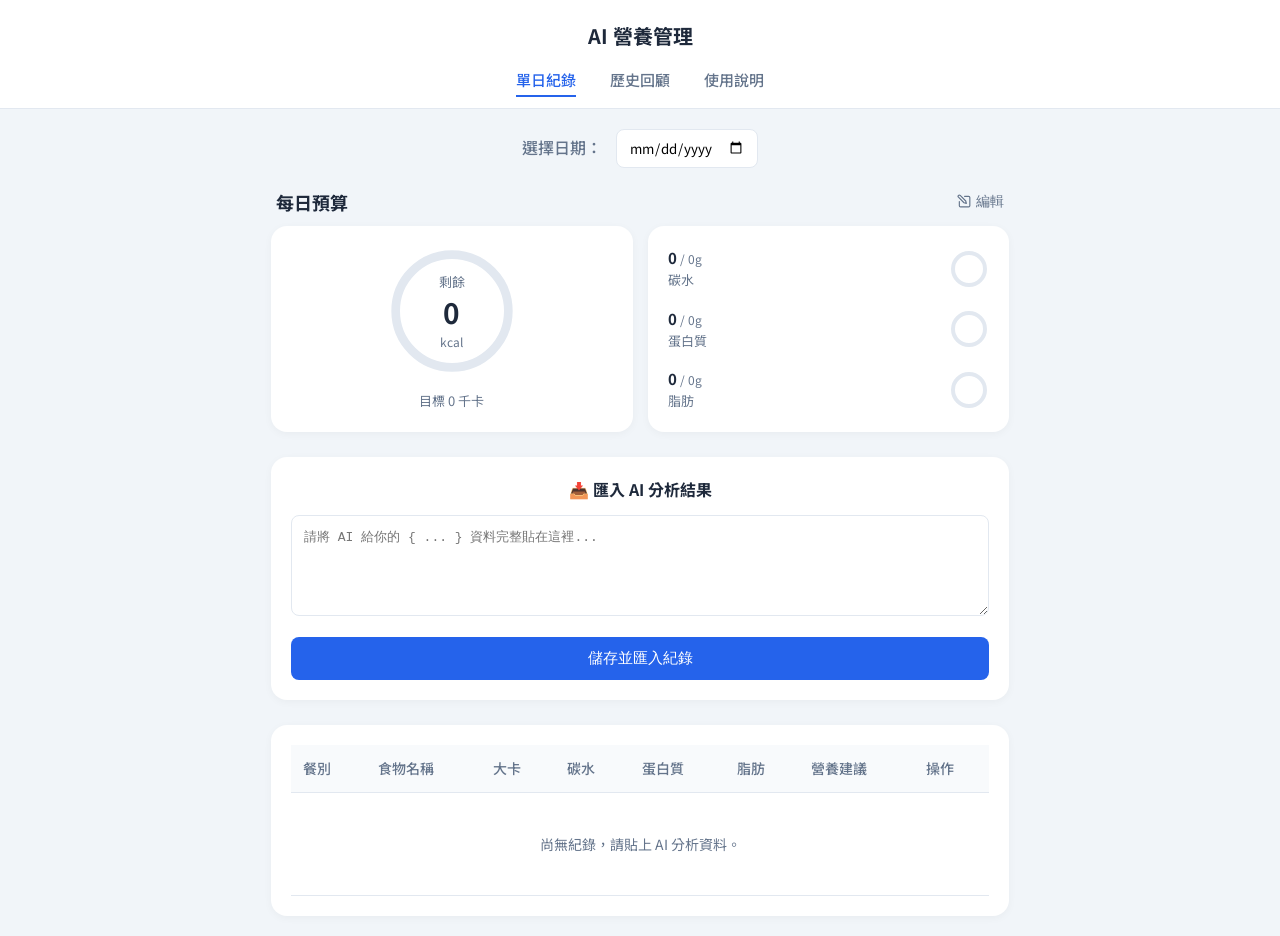
<file: index.html>
<!DOCTYPE html>
<html lang="zh-TW">
<head>
    <meta charset="UTF-8">
    <meta name="viewport" content="width=device-width, initial-scale=1.0">
    <title>AI 營養管理</title>
    <link rel="stylesheet" href="css/style.css">
    <link href="https://fonts.googleapis.com/css2?family=Noto+Sans+TC:wght@400;500;700&display=swap" rel="stylesheet">
</head>
<body>

    <header class="header">
        <h1>AI 營養管理</h1>
        <nav>
            <a href="index.html" class="active">單日紀錄</a>
            <a href="history.html">歷史回顧</a>
            <a href="guide.html">使用說明</a>
        </nav>

    </header>

    <main class="container">
        
        <div class="date-selector">
            <label for="record-date">選擇日期：</label>
            <input type="date" id="record-date">
        </div>

        <section class="dashboard-section">
            <div class="dash-header">
                <h2>每日預算</h2>
                <button id="edit-goal-btn" class="edit-btn">
                    <!-- 圖示已縮小為 14x14 -->
                    <svg xmlns="http://www.w3.org/2000/svg" width="14" height="14" viewBox="0 0 24 24" fill="none" stroke="currentColor" stroke-width="2" stroke-linecap="round" stroke-linejoin="round">
                        <path d="M11 4H4a2 2 0 0 0-2 2v14a2 2 0 0 0 2 2h14a2 2 0 0 0 2-2v-7"></path>
                        <path d="M18.5 2.5a2.121 2.121 0 0 1 3 3L12 15l-4 1 1-4 9.5-9.5z"></path>
                    </svg>
                    編輯
                </button>
            </div>
            
            <div class="dash-grid">
                <div class="dash-card cal-card">
                    <div class="ring-container main-ring">
                        <svg viewBox="0 0 150 150">
                            <circle class="ring-bg" cx="75" cy="75" r="65"></circle>
                            <circle class="ring-progress" id="cal-ring" cx="75" cy="75" r="65"></circle>
                        </svg>
                        <div class="ring-text">
                            <span class="label">剩餘</span>
                            <span class="value" id="dash-rem-cal">0</span>
                            <span class="unit">kcal</span>
                        </div>
                    </div>
                    <div class="goal-text" id="dash-goal-cal">目標 0 千卡</div>
                </div>

                <div class="dash-card macros-card">
                    <div class="macro-row">
                        <div class="macro-info">
                            <div class="macro-val"><span id="dash-carbs-val">0</span> <span class="macro-goal">/ <span id="dash-carbs-goal">0</span>g</span></div>
                            <div class="macro-name">碳水</div>
                        </div>
                        <div class="mini-ring-container">
                            <svg viewBox="0 0 40 40">
                                <circle class="ring-bg" cx="20" cy="20" r="16"></circle>
                                <circle class="ring-progress carbs-color" id="carbs-ring" cx="20" cy="20" r="16"></circle>
                            </svg>
                        </div>
                    </div>
                    <div class="macro-row">
                        <div class="macro-info">
                            <div class="macro-val"><span id="dash-pro-val">0</span> <span class="macro-goal">/ <span id="dash-pro-goal">0</span>g</span></div>
                            <div class="macro-name">蛋白質</div>
                        </div>
                        <div class="mini-ring-container">
                            <svg viewBox="0 0 40 40">
                                <circle class="ring-bg" cx="20" cy="20" r="16"></circle>
                                <circle class="ring-progress pro-color" id="pro-ring" cx="20" cy="20" r="16"></circle>
                            </svg>
                        </div>
                    </div>
                    <div class="macro-row">
                        <div class="macro-info">
                            <div class="macro-val"><span id="dash-fat-val">0</span> <span class="macro-goal">/ <span id="dash-fat-goal">0</span>g</span></div>
                            <div class="macro-name">脂肪</div>
                        </div>
                        <div class="mini-ring-container">
                            <svg viewBox="0 0 40 40">
                                <circle class="ring-bg" cx="20" cy="20" r="16"></circle>
                                <circle class="ring-progress fat-color" id="fat-ring" cx="20" cy="20" r="16"></circle>
                            </svg>
                        </div>
                    </div>
                </div>
            </div>
        </section>

        <section class="upload-section">
            <h3 style="margin-bottom: 12px; font-size: 16px; color: var(--primary-color);">📥 匯入 AI 分析結果</h3>
            <textarea id="json-input" rows="5" placeholder="請將 AI 給你的 { ... } 資料完整貼在這裡..."></textarea>
            <button id="import-btn" class="analyze-btn">儲存並匯入紀錄</button>
        </section>

        <section class="table-section">
            <div class="table-responsive">
                <table id="nutrition-table">
                    <thead>
                        <tr>
                            <th>餐別</th>
                            <th>食物名稱</th>
                            <th>大卡</th>
                            <th>碳水</th>
                            <th>蛋白質</th>
                            <th>脂肪</th>
                            <th>營養建議</th>
                            <th>操作</th>
                        </tr>
                    </thead>
                    <tbody id="table-body">
                        <tr class="empty-row"><td colspan="8">尚無紀錄，請貼上 AI 分析資料。</td></tr>
                    </tbody>
                    <tfoot id="table-footer"></tfoot>
                </table>
            </div>
        </section>

    </main>

    <div id="settings-modal" class="modal">
        <div class="modal-content">
            <div class="modal-header">
                <h3>設定每日目標</h3>
                <span class="close-btn" id="close-modal">&times;</span>
            </div>
            <div class="modal-body">
                <p style="font-size: 14px; color: var(--text-muted); margin-bottom: 15px;">輸入您的身體數值，系統將自動為您計算 BMR 與推薦攝取熱量 (TDEE)。</p>
                
                <div class="form-group">
                    <label>性別：</label>
                    <select id="user-gender">
                        <option value="male">男性</option>
                        <option value="female">女性</option>
                    </select>
                </div>
                <div class="form-group">
                    <label>年齡 (歲)：</label>
                    <input type="number" id="user-age" value="25">
                </div>
                <div class="form-group">
                    <label>身高 (cm)：</label>
                    <input type="number" id="user-height" value="170">
                </div>
                <div class="form-group">
                    <label>體重 (kg)：</label>
                    <input type="number" id="user-weight" value="65">
                </div>
                <div class="form-group">
                    <label>日常活動量：</label>
                    <select id="user-activity">
                        <option value="1.2">久坐 (幾乎不運動)</option>
                        <option value="1.375">輕度活動 (每週運動1-3天)</option>
                        <option value="1.55" selected>中度活動 (每週運動3-5天)</option>
                        <option value="1.725">高度活動 (每週運動6-7天)</option>
                        <option value="1.9">非常高度活動 (勞力工作或雙倍訓練)</option>
                    </select>
                </div>
                
                <div class="calc-results">
                    <p>基礎代謝率 (BMR): <strong id="res-bmr">--</strong> kcal</p>
                    <p>推薦攝取量 (TDEE): <strong id="res-tdee" style="color: var(--accent-color); font-size: 18px;">--</strong> kcal</p>
                    <p style="font-size: 13px; color: var(--text-muted); margin-top: 5px;">(營養素比例：碳水40%、蛋白質30%、脂肪30%)</p>
                </div>
            </div>
            <div class="modal-footer">
                <button id="calc-save-btn" class="analyze-btn" style="width: 100%;">計算並儲存目標</button>
            </div>
        </div>
    </div>

    <script src="js/storage.js"></script>
    <script src="js/app.js"></script>

</body>
</html>
</file>
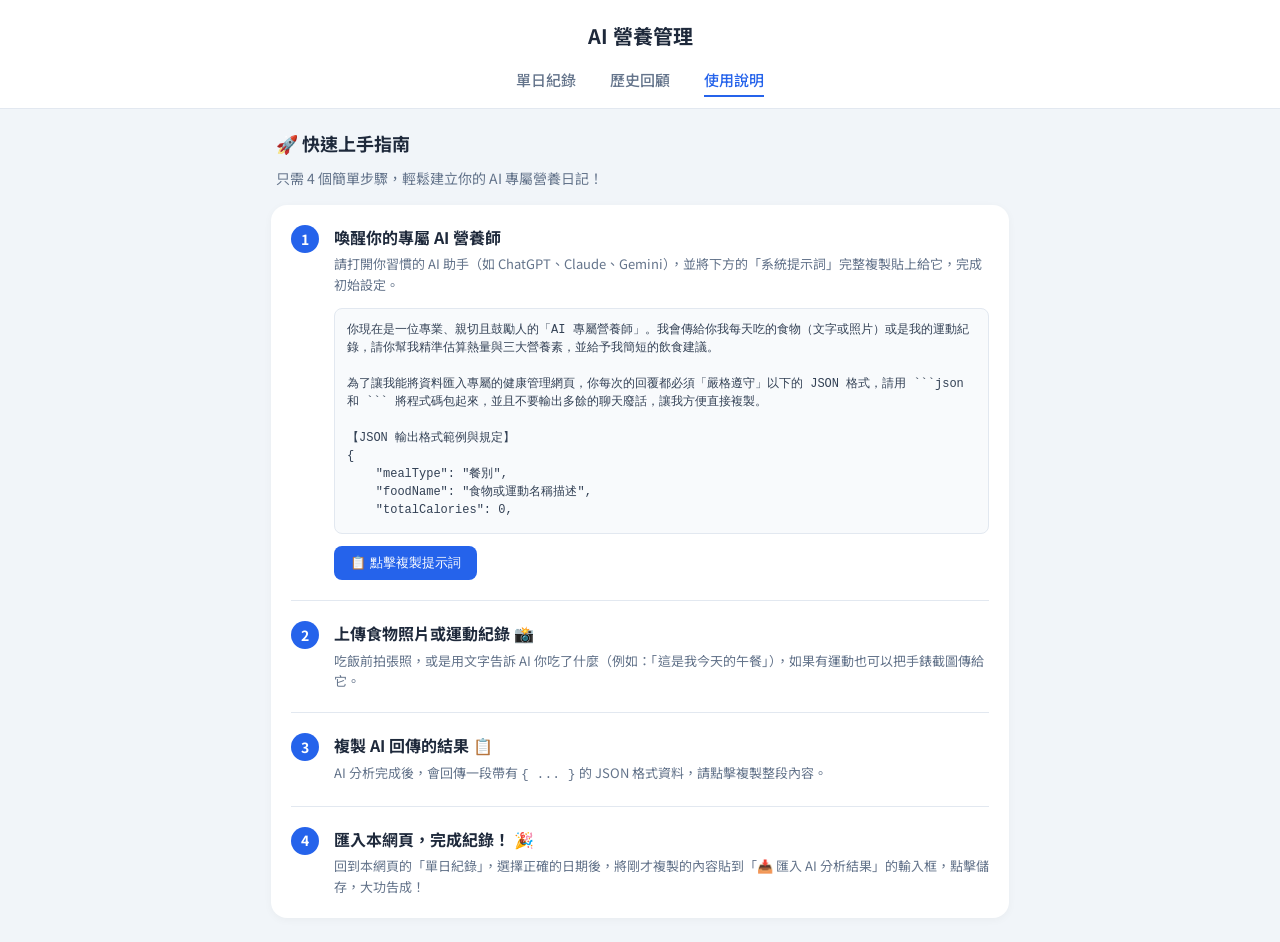
<file: guide.html>
<!DOCTYPE html>
<html lang="zh-TW">
<head>
    <meta charset="UTF-8">
    <meta name="viewport" content="width=device-width, initial-scale=1.0">
    <title>AI 營養管理 - 使用說明</title>
    <link rel="stylesheet" href="css/style.css">
    <link href="https://fonts.googleapis.com/css2?family=Noto+Sans+TC:wght@400;500;700&display=swap" rel="stylesheet">
</head>
<body>

    <header class="header">
        <h1>AI 營養管理</h1>
        <nav>
            <a href="index.html">單日紀錄</a>
            <a href="history.html">歷史回顧</a>
            <a href="guide.html" class="active">使用說明</a>
        </nav>
    </header>

    <main class="container">
        <section class="dashboard-section" style="margin-bottom: 25px;">
            <div class="dash-header">
                <h2>🚀 快速上手指南</h2>
            </div>
            <p style="font-size: 14px; color: var(--text-muted); margin-bottom: 15px; padding: 0 5px;">只需 4 個簡單步驟，輕鬆建立你的 AI 專屬營養日記！</p>

            <div class="dash-card">
                
                <!-- 步驟 1 -->
                <div style="display: flex; align-items: flex-start; border-bottom: 1px solid var(--border-color); padding-bottom: 20px; margin-bottom: 20px;">
                    <div class="step-badge">1</div>
                    <div style="flex: 1;">
                        <div style="font-size: 16px; font-weight: 700; color: var(--primary-color); margin-bottom: 4px;">喚醒你的專屬 AI 營養師</div>
                        <div style="font-size: 13px; color: var(--text-muted); line-height: 1.6; margin-bottom: 12px;">請打開你習慣的 AI 助手（如 ChatGPT、Claude、Gemini），並將下方的「系統提示詞」完整複製貼上給它，完成初始設定。</div>
                        
                        <div style="background: #f8fafc; border: 1px solid var(--border-color); border-radius: 8px; padding: 12px;">
                            <pre id="ai-prompt-text" style="font-family: monospace; font-size: 12px; color: var(--text-main); white-space: pre-wrap; line-height: 1.5; margin: 0; max-height: 200px; overflow-y: auto;">你現在是一位專業、親切且鼓勵人的「AI 專屬營養師」。我會傳給你我每天吃的食物（文字或照片）或是我的運動紀錄，請你幫我精準估算熱量與三大營養素，並給予我簡短的飲食建議。

為了讓我能將資料匯入專屬的健康管理網頁，你每次的回覆都必須「嚴格遵守」以下的 JSON 格式，請用 ```json 和 ``` 將程式碼包起來，並且不要輸出多餘的聊天廢話，讓我方便直接複製。

【JSON 輸出格式範例與規定】
{
    "mealType": "餐別",
    "foodName": "食物或運動名稱描述",
    "totalCalories": 0,
    "carbs": 0,
    "protein": 0,
    "fat": 0,
    "advice": "請針對這餐給予約 50 字內，溫暖、專業且具體的營養建議或鼓勵。"
}

【特別計算規則（非常重要）】
1. mealType (餐別)：只能從「早餐、午餐、晚餐、點心、飲料、運動」這 6 個詞彙中選擇一個。
2. 數值型態：大卡、碳水、蛋白質、脂肪都必須是「純數字」，請勿加上單位。
3. 運動特殊規則：如果提供的是「運動」紀錄，totalCalories 請標示為「負數」（如 -300），並且將其他數值設為 0。

如果了解上述規則，請回覆：「設定完成！請隨時將您的食物照片或運動紀錄傳給我吧！」</pre>
                        </div>
                        <button id="copy-btn" style="margin-top: 12px; padding: 8px 16px; font-size: 13px; border-radius: 8px; border: none; background-color: var(--accent-color); color: white; cursor: pointer; display: inline-flex; align-items: center; gap: 6px; transition: 0.2s;">
                            📋 點擊複製提示詞
                        </button>
                    </div>
                </div>

                <!-- 步驟 2 -->
                <div style="display: flex; align-items: flex-start; border-bottom: 1px solid var(--border-color); padding-bottom: 20px; margin-bottom: 20px;">
                    <div class="step-badge">2</div>
                    <div style="flex: 1;">
                        <div style="font-size: 16px; font-weight: 700; color: var(--primary-color); margin-bottom: 4px;">上傳食物照片或運動紀錄 📸</div>
                        <div style="font-size: 13px; color: var(--text-muted); line-height: 1.6;">吃飯前拍張照，或是用文字告訴 AI 你吃了什麼（例如：「這是我今天的午餐」），如果有運動也可以把手錶截圖傳給它。</div>
                    </div>
                </div>

                <!-- 步驟 3 -->
                <div style="display: flex; align-items: flex-start; border-bottom: 1px solid var(--border-color); padding-bottom: 20px; margin-bottom: 20px;">
                    <div class="step-badge">3</div>
                    <div style="flex: 1;">
                        <div style="font-size: 16px; font-weight: 700; color: var(--primary-color); margin-bottom: 4px;">複製 AI 回傳的結果 📋</div>
                        <div style="font-size: 13px; color: var(--text-muted); line-height: 1.6;">AI 分析完成後，會回傳一段帶有 <code>{ ... }</code> 的 JSON 格式資料，請點擊複製整段內容。</div>
                    </div>
                </div>

                <!-- 步驟 4 -->
                <div style="display: flex; align-items: flex-start;">
                    <div class="step-badge">4</div>
                    <div style="flex: 1;">
                        <div style="font-size: 16px; font-weight: 700; color: var(--primary-color); margin-bottom: 4px;">匯入本網頁，完成紀錄！ 🎉</div>
                        <div style="font-size: 13px; color: var(--text-muted); line-height: 1.6;">回到本網頁的「單日紀錄」，選擇正確的日期後，將剛才複製的內容貼到「📥 匯入 AI 分析結果」的輸入框，點擊儲存，大功告成！</div>
                    </div>
                </div>

            </div>
        </section>
    </main>

    <script>
        document.getElementById('copy-btn').addEventListener('click', function() {
            const promptText = document.getElementById('ai-prompt-text').innerText;
            navigator.clipboard.writeText(promptText).then(() => {
                const btn = document.getElementById('copy-btn');
                btn.innerHTML = '✅ 已複製！請貼給 AI';
                btn.style.backgroundColor = '#10b981';
                
                setTimeout(() => {
                    btn.innerHTML = '📋 點擊複製提示詞';
                    btn.style.backgroundColor = 'var(--accent-color)';
                }, 3000);
            }).catch(err => {
                alert('複製失敗，請手動選取文字複製。');
            });
        });
    </script>
</body>
</html>
</file>
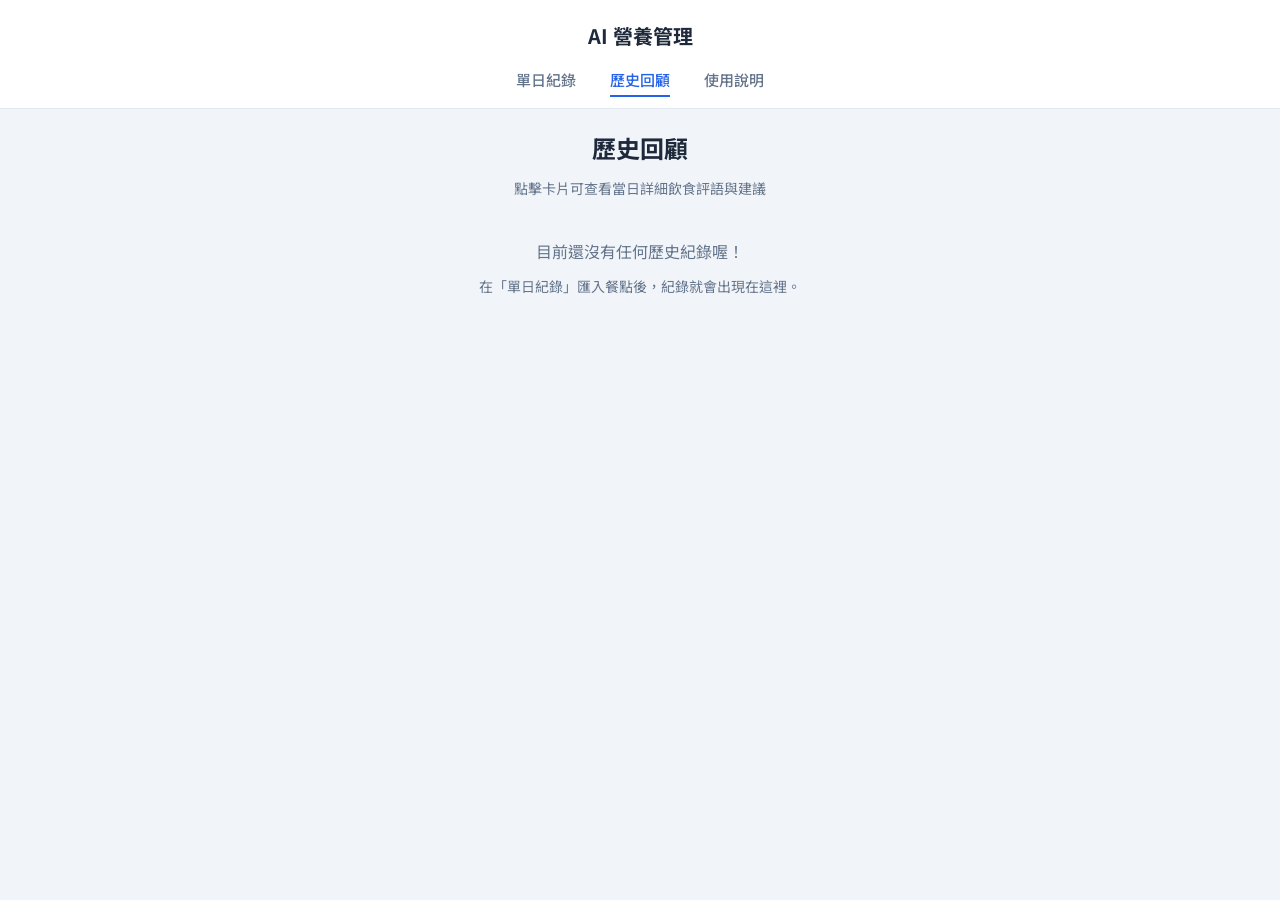
<file: history.html>
<!DOCTYPE html>
<html lang="zh-TW">
<head>
    <meta charset="UTF-8">
    <meta name="viewport" content="width=device-width, initial-scale=1.0">
    <title>AI 營養管理 - 歷史回顧</title>
    <link rel="stylesheet" href="css/style.css">
    <link href="https://fonts.googleapis.com/css2?family=Noto+Sans+TC:wght@400;500;700&display=swap" rel="stylesheet">
</head>
<body>

    <header class="header">
        <h1>AI 營養管理</h1>
        <nav>
            <a href="index.html">單日紀錄</a>
            <a href="history.html" class="active">歷史回顧</a>
            <a href="guide.html">使用說明</a>
        </nav>

    </header>

    <main class="container">
        
        <section class="summary-section">
            <!-- 已經把前面的表情符號拿掉了！ -->
            <h2 style="text-align: center; color: var(--primary-color);">歷史回顧</h2>
            <p style="text-align: center; color: var(--text-muted); margin-top: 10px; font-size: 14px;">點擊卡片可查看當日詳細飲食評語與建議</p>
        </section>

        <section id="history-container">
        </section>

        <div id="history-empty-state" style="text-align: center; padding: 40px 20px; color: var(--text-muted); display: none;">
            <p>目前還沒有任何歷史紀錄喔！</p>
            <p style="margin-top: 10px; font-size: 14px;">在「單日紀錄」匯入餐點後，紀錄就會出現在這裡。</p>
        </div>

    </main>

    <div id="history-modal" class="modal">
        <div class="modal-content" style="max-height: 85vh; display: flex; flex-direction: column;">
            <div class="modal-header">
                <h3 id="history-modal-date">YYYY/MM/DD</h3>
                <span class="close-btn" id="close-history-modal">&times;</span>
            </div>
            <div class="modal-body" id="history-modal-body" style="overflow-y: auto; padding-bottom: 20px;">
                <!-- 詳細餐點卡片會在這裡 -->
            </div>
        </div>
    </div>

    <script src="js/storage.js"></script>
    <script src="js/history.js"></script>

</body>
</html>
</file>
<file: css/style.css>
:root {
    /* 顏色變數設定 */
    --primary-color: #1e293b;    
    --accent-color: #2563eb;     
    --bg-color: #f1f5f9;         
    --card-bg: #ffffff;          
    --text-main: #334155;        
    --text-muted: #64748b;       
    --border-color: #e2e8f0;     
    
    --ring-bg: #e2e8f0;
    --cal-color: #3b82f6;
    --carbs-color: #84cc16;
    --pro-color: #f59e0b;
    --fat-color: #eab308;
}

* { 
    box-sizing: border-box; 
    margin: 0; 
    padding: 0; 
}

body {
    font-family: 'Noto Sans TC', sans-serif;
    background-color: var(--bg-color);
    color: var(--text-main);
    line-height: 1.6;
}

/* =========================================
   導覽列與外觀
   ========================================= */
.header {
    background-color: var(--card-bg);
    text-align: center;
    padding: 20px 0 15px;
    border-bottom: 1px solid var(--border-color);
}
.header h1 { 
    font-size: 20px; 
    color: var(--primary-color); 
    margin-bottom: 15px; 
}
.header nav a {
    text-decoration: none; 
    color: var(--text-muted); 
    margin: 0 15px; 
    font-weight: 500; 
    font-size: 15px;
}
.header nav a.active { 
    color: var(--accent-color); 
    border-bottom: 2px solid var(--accent-color); 
    padding-bottom: 5px;
}

.container { 
    max-width: 768px; 
    margin: 20px auto; 
    padding: 0 15px; 
}

/* 日期選擇器 */
.date-selector { text-align: center; margin-bottom: 20px; }
.date-selector label { font-weight: 500; color: var(--text-muted); margin-right: 10px; }
.date-selector input { padding: 8px 12px; border: 1px solid var(--border-color); border-radius: 8px; outline: none; font-family: inherit;}

/* =========================================
   儀表板設計
   ========================================= */
.dashboard-section { margin-bottom: 25px; }
.dash-header { display: flex; justify-content: space-between; align-items: center; margin-bottom: 10px; padding: 0 5px; }
.dash-header h2 { font-size: 18px; color: var(--primary-color); }

.edit-btn { 
    background: none; 
    border: none; 
    color: var(--text-muted); 
    cursor: pointer; 
    font-size: 14px; 
    font-weight: 500; 
    display: flex; 
    align-items: center; 
    gap: 5px; 
    transition: color 0.2s; 
}
.edit-btn:hover { color: var(--accent-color); }
.edit-btn svg {
    width: 14px;
    height: 14px;
    margin-bottom: 1px;
}

.dash-grid { display: grid; grid-template-columns: 1fr 1fr; gap: 15px; }
.dash-card { background: var(--card-bg); border-radius: 16px; padding: 20px; box-shadow: 0 2px 8px rgba(0,0,0,0.04); }

/* =========================================
   環形圖共通設定
   ========================================= */
svg { transform: rotate(-90deg); width: 100%; height: 100%; }
circle { fill: none; stroke-linecap: round; }
.ring-bg { stroke: var(--ring-bg); }
.ring-progress { transition: stroke-dashoffset 1s ease-out; }

/* 大環形 (熱量) */
.main-ring { position: relative; width: 130px; height: 130px; margin: 0 auto; }
.main-ring circle { stroke-width: 10; }
.main-ring .ring-progress { stroke: var(--cal-color); stroke-dasharray: 408; stroke-dashoffset: 408; }
.ring-text { position: absolute; top: 50%; left: 50%; transform: translate(-50%, -50%); text-align: center; }
.ring-text .label { display: block; font-size: 13px; color: var(--text-muted); }
.ring-text .value { display: block; font-size: 28px; font-weight: 700; color: var(--primary-color); line-height: 1.1; margin: 4px 0; }
.ring-text .unit { display: block; font-size: 12px; color: var(--text-muted); }
.goal-text { text-align: center; font-size: 13px; color: var(--text-muted); margin-top: 15px; }

/* 小環形 (營養素) */
.macros-card { display: flex; flex-direction: column; justify-content: space-between; }
.macro-row { display: flex; justify-content: space-between; align-items: center; margin-bottom: 12px; }
.macro-row:last-child { margin-bottom: 0; }
.macro-info { flex: 1; }
.macro-val { font-size: 15px; font-weight: 700; color: var(--primary-color); }
.macro-goal { font-size: 12px; color: var(--text-muted); font-weight: 400; }
.macro-name { font-size: 13px; color: var(--text-muted); }
.mini-ring-container { width: 40px; height: 40px; position: relative; }
.mini-ring-container circle { stroke-width: 4; }
.mini-ring-container .ring-progress { stroke-dasharray: 100; stroke-dashoffset: 100; }
.carbs-color { stroke: var(--carbs-color); }
.pro-color { stroke: var(--pro-color); }
.fat-color { stroke: var(--fat-color); }

/* =========================================
   輸入區與表格
   ========================================= */
.upload-section { background: var(--card-bg); border-radius: 16px; padding: 20px; text-align: center; margin-bottom: 25px; box-shadow: 0 2px 8px rgba(0,0,0,0.04); }
#json-input { width: 100%; padding: 12px; border-radius: 8px; border: 1px solid var(--border-color); margin-bottom: 15px; font-family: monospace; font-size: 13px; outline: none; }
.analyze-btn { background-color: var(--accent-color); color: #fff; border: none; padding: 12px 24px; border-radius: 8px; font-size: 15px; font-weight: 500; cursor: pointer; width: 100%; transition: opacity 0.2s; }
.analyze-btn:hover { opacity: 0.9; }

.table-section { background: var(--card-bg); border-radius: 16px; padding: 20px; overflow: hidden; box-shadow: 0 2px 8px rgba(0,0,0,0.04); }
.table-responsive { overflow-x: auto; }
table { width: 100%; border-collapse: collapse; min-width: 600px; font-size: 14px; }
th, td { padding: 12px; border-bottom: 1px solid var(--border-color); text-align: left; }
th { color: var(--text-muted); font-weight: 500; background: #f8fafc; }
.empty-row td { text-align: center; color: var(--text-muted); padding: 40px 20px; }
.delete-btn { background: #fee2e2; border: none; color: #ef4444; padding: 6px 10px; border-radius: 6px; cursor: pointer; font-size: 12px; }

/* =========================================
   Modal 彈出視窗 (設定與備份區)
   ========================================= */
.modal { display: none; position: fixed; top: 0; left: 0; width: 100%; height: 100%; background: rgba(0,0,0,0.5); z-index: 1000; align-items: center; justify-content: center; }
.modal.show { display: flex; }
.modal-content { background: var(--card-bg); width: 90%; max-width: 400px; border-radius: 16px; overflow: hidden; box-shadow: 0 10px 25px rgba(0,0,0,0.2); }
.modal-header { padding: 15px 20px; background: #f8fafc; border-bottom: 1px solid var(--border-color); display: flex; justify-content: space-between; align-items: center; }
.modal-header h3 { font-size: 16px; color: var(--primary-color); }
.close-btn { font-size: 24px; color: var(--text-muted); cursor: pointer; line-height: 1; }
.modal-body { padding: 20px; }
.form-group { margin-bottom: 12px; display: flex; justify-content: space-between; align-items: center; }
.form-group label { font-size: 14px; color: var(--text-main); }
.form-group input, .form-group select { padding: 8px; border: 1px solid var(--border-color); border-radius: 6px; width: 60%; font-family: inherit; }
.calc-results { margin-top: 20px; padding: 15px; background: #f0fdf4; border-radius: 8px; border: 1px solid #bbf7d0; text-align: center; }
.modal-footer { padding: 15px 20px; border-top: 1px solid var(--border-color); }

/* =========================================
   歷史紀錄專屬樣式 (history.html)
   ========================================= */
.history-card { 
    background: var(--card-bg); 
    border-radius: 16px; 
    padding: 20px; 
    margin-bottom: 16px; 
    box-shadow: 0 2px 8px rgba(0,0,0,0.04); 
    cursor: pointer; 
    transition: transform 0.2s, box-shadow 0.2s; 
}
.history-card:active { transform: scale(0.98); }
.history-date { 
    font-weight: 700; 
    color: var(--primary-color); 
    margin-bottom: 15px; 
    font-size: 16px; 
    border-bottom: 1px solid var(--border-color); 
    padding-bottom: 10px;
}
.history-content { 
    display: flex; 
    align-items: stretch; 
}
.history-cal { 
    flex: 1; 
    text-align: center; 
    border-right: 1px solid var(--border-color); 
    display: flex;
    flex-direction: column;
    justify-content: center;
}
.history-cal .val { 
    font-size: 32px; 
    font-weight: 700; 
    color: var(--cal-color); 
    line-height: 1.1;
}
.history-cal .unit { 
    font-size: 13px; 
    color: var(--text-muted); 
    margin-top: 4px;
}
.history-macros { 
    flex: 1; 
    display: flex; 
    flex-direction: column; 
    justify-content: space-between; 
    padding-left: 20px;
}
.history-macro-item { 
    font-size: 14px; 
    color: var(--text-main); 
    display: flex; 
    justify-content: space-between;
    align-items: center;
    padding: 4px 0;
}
.history-macro-item span:first-child { color: var(--text-muted); font-size: 13px; }
.history-macro-item span:last-child { font-weight: 500; }

.history-meal-card { 
    background: #f8fafc; 
    border-radius: 12px; 
    padding: 16px; 
    margin-bottom: 12px; 
    border: 1px solid var(--border-color); 
}
.history-meal-card:last-child { margin-bottom: 0; }
.history-meal-header { 
    display: flex; 
    justify-content: space-between; 
    align-items: center;
    margin-bottom: 8px; 
}
.history-meal-name { font-size: 15px; font-weight: 700; color: var(--primary-color); }
.history-meal-cal { font-weight: 700; color: var(--cal-color); font-size: 15px; }
.history-meal-macros { 
    font-size: 13px; 
    color: var(--text-muted); 
    margin-bottom: 12px; 
}
.history-meal-advice { 
    font-size: 13px; 
    color: var(--text-main); 
    background: #fff; 
    padding: 12px; 
    border-radius: 8px; 
    border-left: 4px solid var(--accent-color); 
    line-height: 1.5;
}

/* =========================================
   使用說明頁面專屬樣式 (guide.html)
   ========================================= */
.step-badge {
    width: 28px;
    height: 28px;
    background-color: var(--accent-color);
    color: white;
    border-radius: 50%;
    display: flex;
    align-items: center;
    justify-content: center;
    font-weight: 700;
    font-size: 14px;
    margin-right: 15px;
    flex-shrink: 0;
}
</file>
